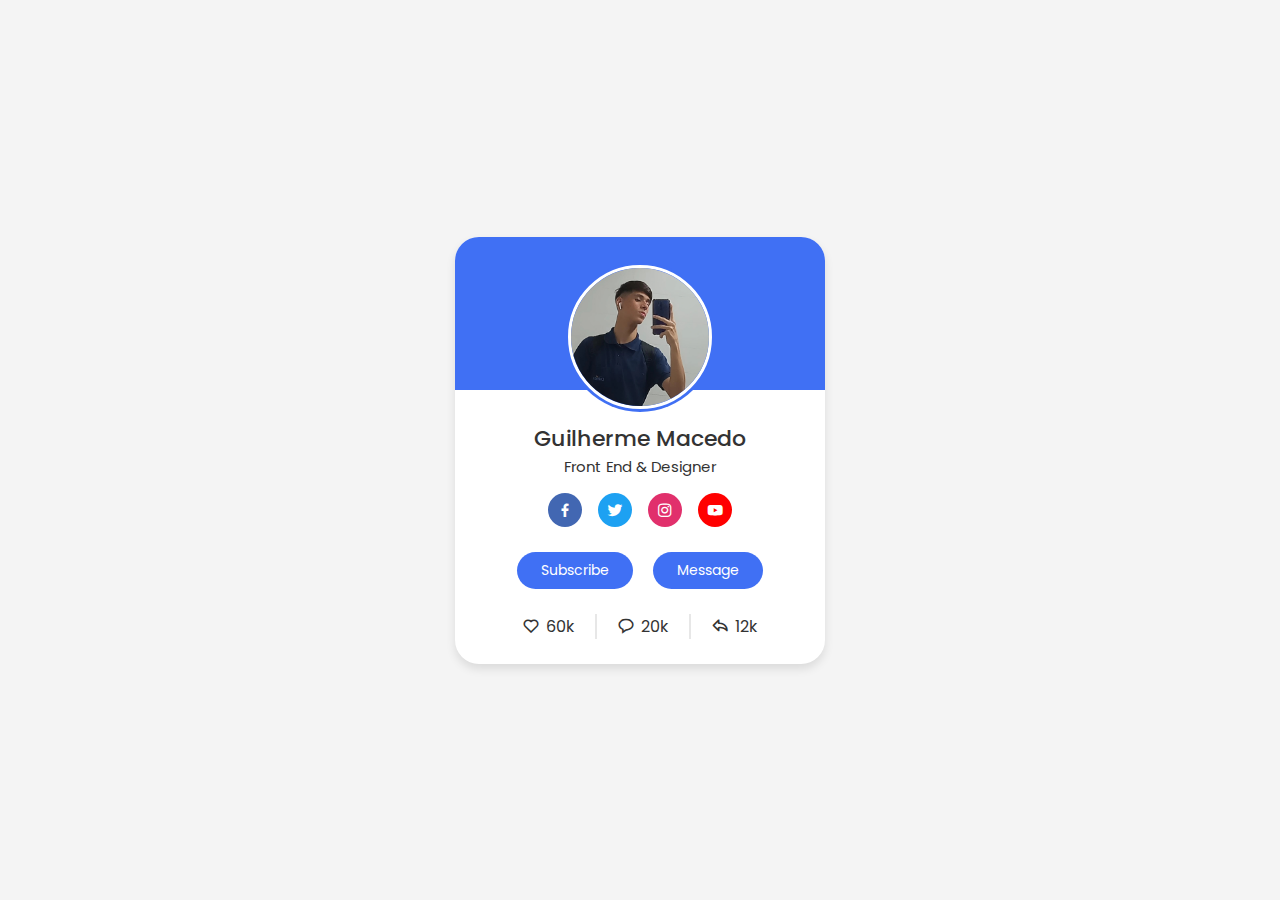
<file: index.html>
<!DOCTYPE html>
<html lang="pt-br">
<head>
    <meta charset="UTF-8">
    <meta http-equiv="X-UA-Compatible" content="ie=edge">
    <meta name="viewport" content="width=device-width, initial-scale=1.0">
    <title>Profile Card UI Design</title>
    <link rel="stylesheet" href="profile.card.css">
    <link href='https://unpkg.com/boxicons@2.1.4/css/boxicons.min.css' rel='stylesheet'>
</head>
<body>
    <div class="profile-card">
        <div class="image">
            <img src="img/profile-eu.jpeg" alt="" class="profile-img">
        </div>
    

        <div class="text-data">
            <span class="name">Guilherme Macedo</span>
            <span class="job">Front End & Designer</span>
        </div>

        <div class="media-buttons">
            <a href="#" style="background: #4267b2;" class="link">
                <i class='bx bxl-facebook'></i>
            </a>
            <a href="#" style="background: #1da1f2;" class="link">
                <i class='bx bxl-twitter'></i>
            </a>
            <a href="#" style="background: #e1306c;" class="link">
                <i class='bx bxl-instagram'></i>
            </a>
            <a href="#" style="background: #ff0000;" class="link">
                <i class='bx bxl-youtube'></i>
            </a>
        </div>

        <div class="buttons">
            <div class="button">Subscribe</div>
            <div class="button">Message</div>
        </div>

        <div class="analytics">
            <div class="data">
                <i class="bx bx-heart"></i>
                <span class="number">60k</span>
            </div>
            <div class="data">
                <i class="bx bx-message-rounded"></i>
                <span class="number">20k</span>
            </div>
            <div class="data">
                <i class="bx bx-share"></i>
                <span class="number">12k</span>
            </div>
        </div>
    </div>

    
</body>
</html>
</file>
<file: profile.card.css>
@import url('https://fonts.googleapis.com/css2?family=Poppins:wght@300;400;500;600&display=swap');

* {
    padding: 0;
    margin: 0;
    box-sizing: border-box;
    font-family: "Poppins", sans-serif;
}

body {
    height: 100vh;
    display: flex;
    align-items: center;
    justify-content: center;
    background-color: #f4f4f4;
}

.profile-card {
    display: flex;
    flex-direction: column;
    align-items: center;
    max-width: 370px;
    width: 100%;
    background: #fff;
    border-radius: 24px;
    padding: 25px;
    box-shadow: 0 5px 10px rgba(0, 0, 0, 0.1);
    position: relative;
}

.profile-card::before {
    content: '';
    position: absolute;
    top: 0;
    left: 0;
    height: 36%;
    width: 100%;
    border-radius: 24px 24px 0 0;
    background-color: #4070f4;
}

.image {
    position: relative;
    height: 150px;
    width: 150px;
    border-radius: 50%;
    background-color: #4070f4;
    padding: 3px;
    margin-bottom: 10px;
}

.image .profile-img {
    height: 100%;
    width: 100%;
    object-fit: cover;
    border-radius: 50%;
    border: 3px solid #fff;
}

.profile-card .text-data {
    display: flex;
    flex-direction: column;
    align-items: center;
    color: #333;
}

.text-data .name {
    font-size: 22px;
    font-weight: 500;

}

.text-data .job {
    font-size: 15px;
    font-weight: 400;
}

.profile-card .media-buttons {
    display: flex;
    align-items: center;
    margin-top: 15px;
}

.media-buttons .link {
    display: flex;
    align-items: center;
    justify-content: center;
    color: #fff;
    font-size: 18px;
    height: 34px;
    width: 34px;
    border-radius: 50%;
    margin: 0 8px;
    background-color: #4070f4;
    text-decoration: none;

}

.profile-card .buttons {
    display: flex;
    align-items: center;
    margin-top: 25px;
}

.buttons .button {
    color: #fff;
    font-size: 14px;
    font-weight: 400;
    border: none;
    border-radius: 24px;
    margin: 0 10px;
    padding: 8px 24px;
    background-color: #4070f4;
    cursor: pointer;
    transition: all 0.3s ease;
}

.buttons .button:hover {
    background-color: #0e4bf1;
}

.profile-card .analytics {
    display: flex;
    align-items: center;
    margin-top: 25px;
}

.analytics .data{
    display: flex;
    align-items: center;
    color: #333;
    padding: 0 20px;
    border-right: 2px solid #e7e7e7;
}

.data i {
    font-size: 18px;
    margin-right: 6px;
}

.data:last-child {
    border-right: none;
}
</file>
